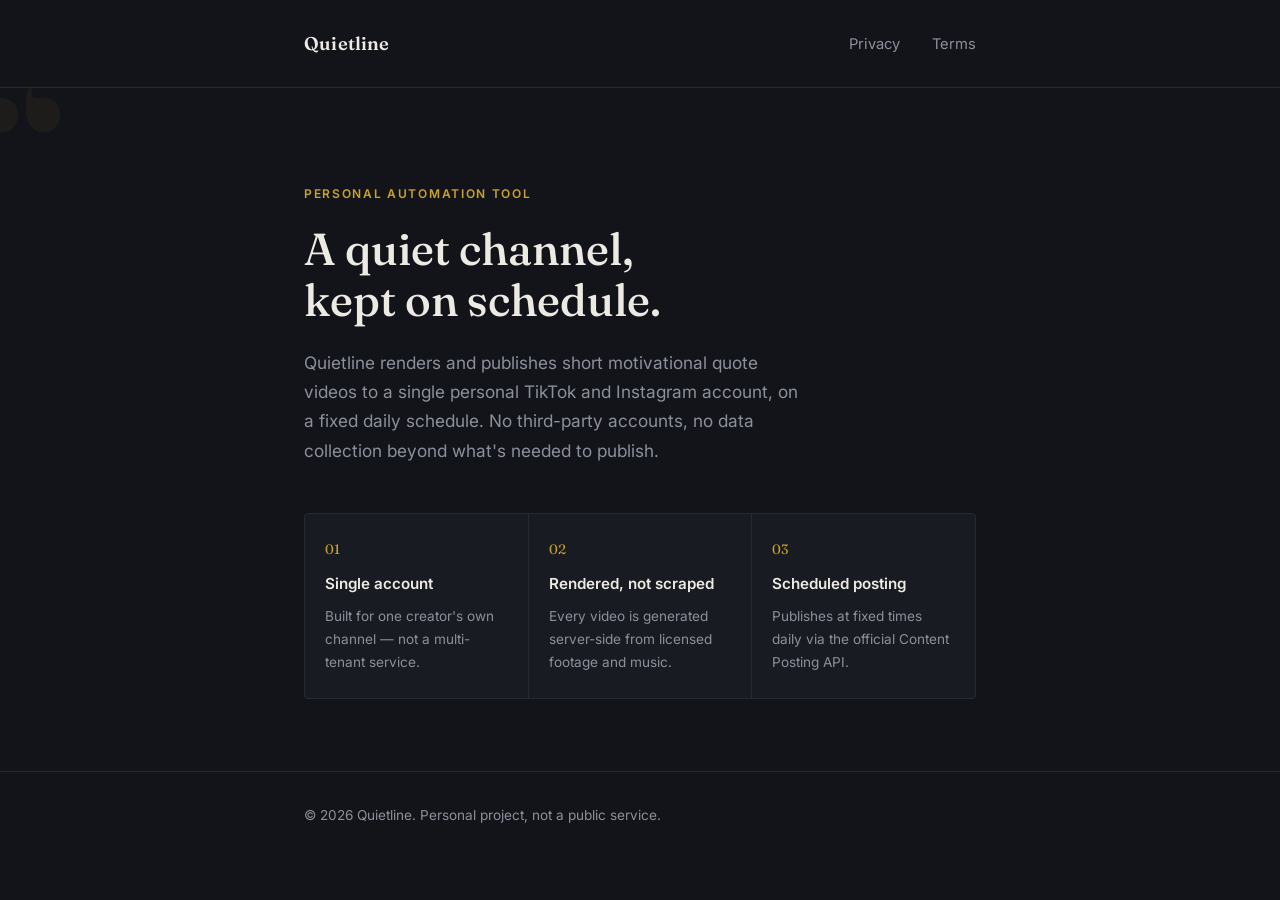
<file: index.html>
<!DOCTYPE html>
<html lang="en">
<head>
<meta charset="UTF-8">
<meta name="viewport" content="width=device-width, initial-scale=1.0">
<title>Quietline — Motivation Quote Poster</title>
<link rel="stylesheet" href="style.css">
</head>
<body>

<header class="site">
  <div class="wrap">
    <a href="index.html" class="brand">Quietline</a>
    <nav class="site">
      <a href="privacy.html">Privacy</a>
      <a href="terms.html">Terms</a>
    </nav>
  </div>
</header>

<section class="hero">
  <div class="mark">&ldquo;</div>
  <div class="wrap">
    <div class="eyebrow">Personal automation tool</div>
    <h1>A quiet channel, kept on schedule.</h1>
    <p class="lede">Quietline renders and publishes short motivational quote videos to a single personal TikTok and Instagram account, on a fixed daily schedule. No third-party accounts, no data collection beyond what's needed to publish.</p>

    <div class="pillars">
      <div class="pillar">
        <span class="num">01</span>
        <h3>Single account</h3>
        <p>Built for one creator's own channel — not a multi-tenant service.</p>
      </div>
      <div class="pillar">
        <span class="num">02</span>
        <h3>Rendered, not scraped</h3>
        <p>Every video is generated server-side from licensed footage and music.</p>
      </div>
      <div class="pillar">
        <span class="num">03</span>
        <h3>Scheduled posting</h3>
        <p>Publishes at fixed times daily via the official Content Posting API.</p>
      </div>
    </div>
  </div>
</section>

<footer class="site">
  <div class="wrap">
    &copy; 2026 Quietline. Personal project, not a public service.
  </div>
</footer>

</body>
</html>
</file>
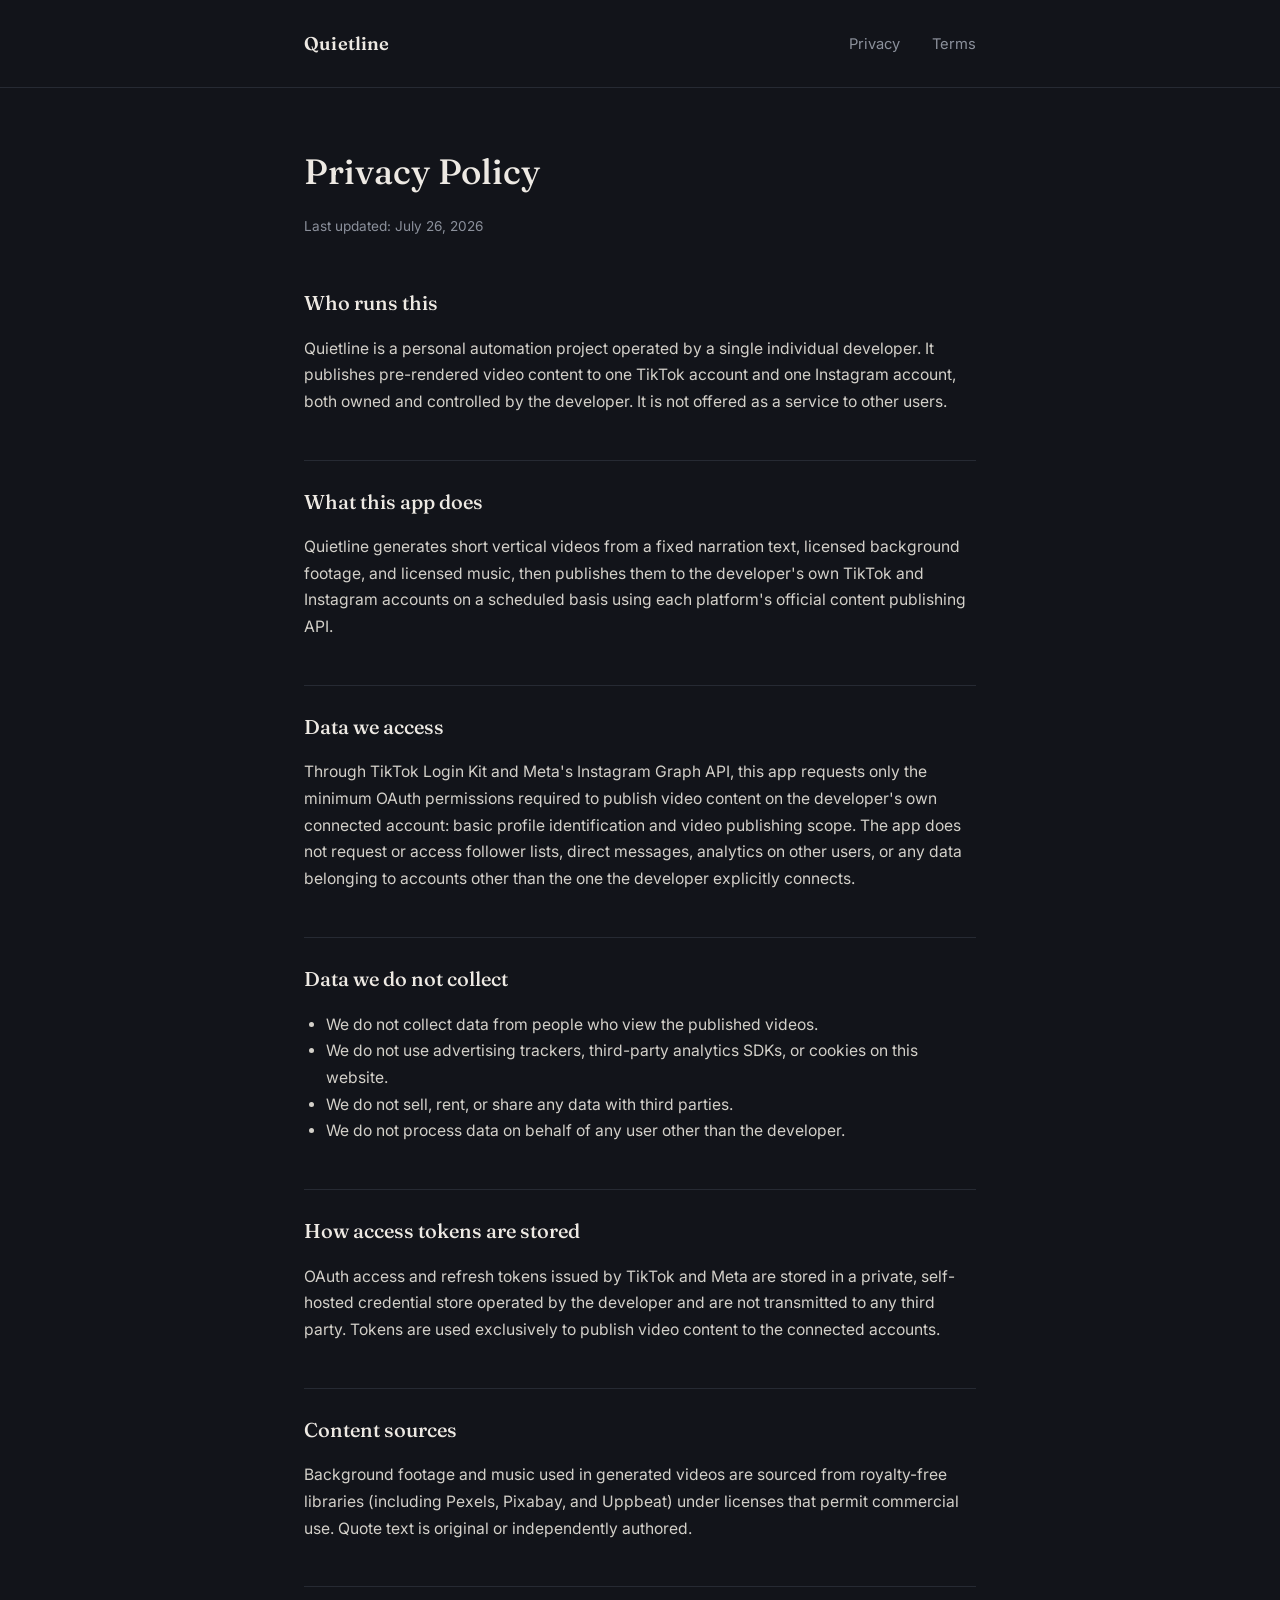
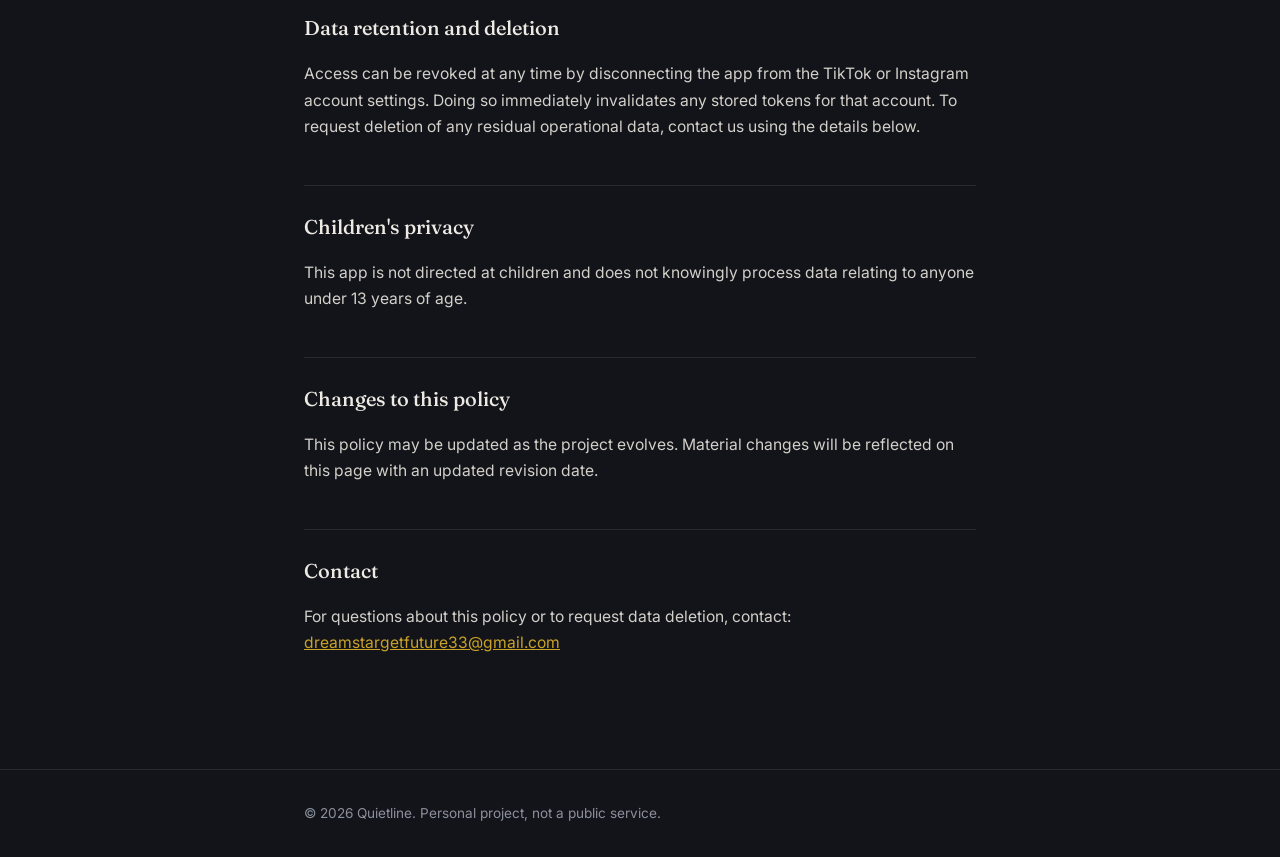
<file: privacy.html>
<!DOCTYPE html>
<html lang="en">
<head>
<meta charset="UTF-8">
<meta name="viewport" content="width=device-width, initial-scale=1.0">
<title>Privacy Policy — Quietline</title>
<link rel="stylesheet" href="style.css">
</head>
<body>

<header class="site">
  <div class="wrap">
    <a href="index.html" class="brand">Quietline</a>
    <nav class="site">
      <a href="privacy.html">Privacy</a>
      <a href="terms.html">Terms</a>
    </nav>
  </div>
</header>

<main class="legal">
  <div class="wrap">
    <h1>Privacy Policy</h1>
    <p class="updated">Last updated: July 26, 2026</p>

    <h2>Who runs this</h2>
    <p>Quietline is a personal automation project operated by a single individual developer. It publishes pre-rendered video content to one TikTok account and one Instagram account, both owned and controlled by the developer. It is not offered as a service to other users.</p>

    <h2>What this app does</h2>
    <p>Quietline generates short vertical videos from a fixed narration text, licensed background footage, and licensed music, then publishes them to the developer's own TikTok and Instagram accounts on a scheduled basis using each platform's official content publishing API.</p>

    <h2>Data we access</h2>
    <p>Through TikTok Login Kit and Meta's Instagram Graph API, this app requests only the minimum OAuth permissions required to publish video content on the developer's own connected account: basic profile identification and video publishing scope. The app does not request or access follower lists, direct messages, analytics on other users, or any data belonging to accounts other than the one the developer explicitly connects.</p>

    <h2>Data we do not collect</h2>
    <ul>
      <li>We do not collect data from people who view the published videos.</li>
      <li>We do not use advertising trackers, third-party analytics SDKs, or cookies on this website.</li>
      <li>We do not sell, rent, or share any data with third parties.</li>
      <li>We do not process data on behalf of any user other than the developer.</li>
    </ul>

    <h2>How access tokens are stored</h2>
    <p>OAuth access and refresh tokens issued by TikTok and Meta are stored in a private, self-hosted credential store operated by the developer and are not transmitted to any third party. Tokens are used exclusively to publish video content to the connected accounts.</p>

    <h2>Content sources</h2>
    <p>Background footage and music used in generated videos are sourced from royalty-free libraries (including Pexels, Pixabay, and Uppbeat) under licenses that permit commercial use. Quote text is original or independently authored.</p>

    <h2>Data retention and deletion</h2>
    <p>Access can be revoked at any time by disconnecting the app from the TikTok or Instagram account settings. Doing so immediately invalidates any stored tokens for that account. To request deletion of any residual operational data, contact us using the details below.</p>

    <h2>Children's privacy</h2>
    <p>This app is not directed at children and does not knowingly process data relating to anyone under 13 years of age.</p>

    <h2>Changes to this policy</h2>
    <p>This policy may be updated as the project evolves. Material changes will be reflected on this page with an updated revision date.</p>

    <h2>Contact</h2>
    <p>For questions about this policy or to request data deletion, contact: <a href="mailto:dreamstargetfuture33@gmail.com">dreamstargetfuture33@gmail.com</a></p>
  </div>
</main>

<footer class="site">
  <div class="wrap">
    &copy; 2026 Quietline. Personal project, not a public service.
  </div>
</footer>

</body>
</html>
</file>
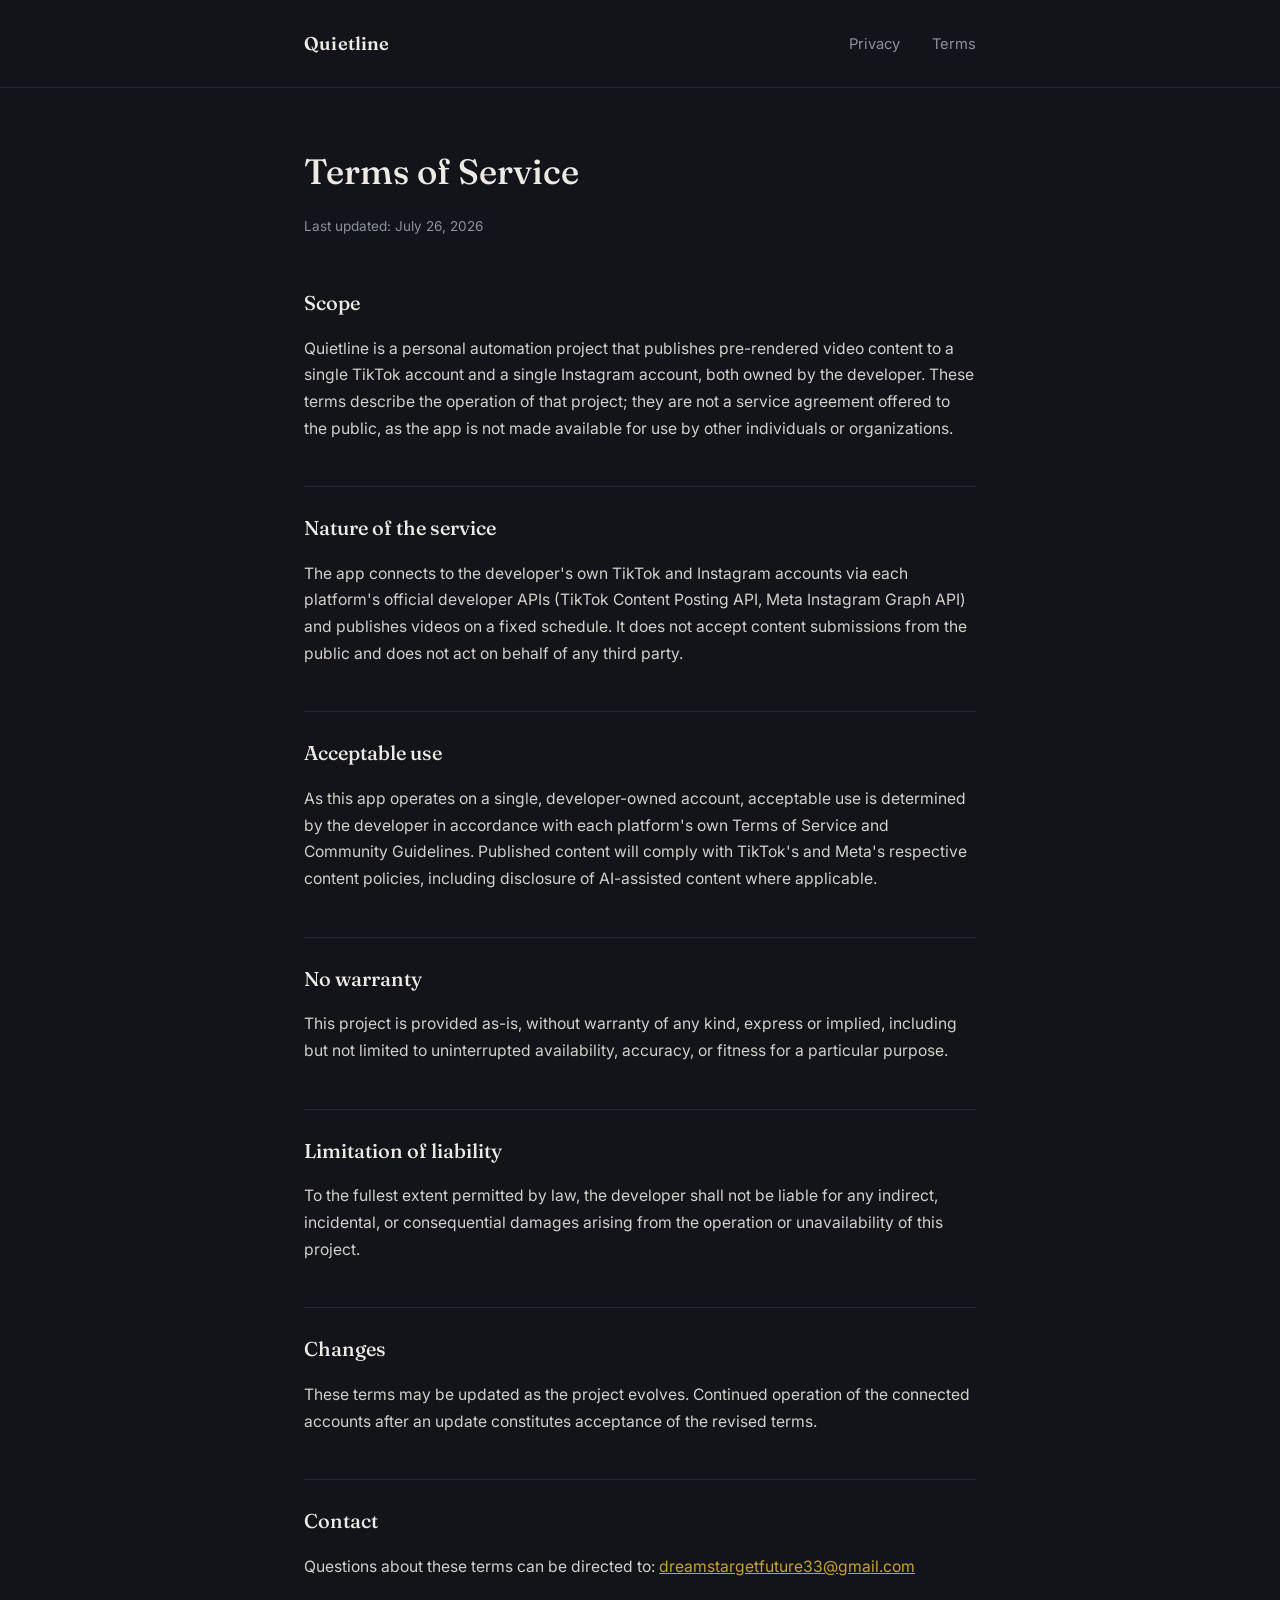
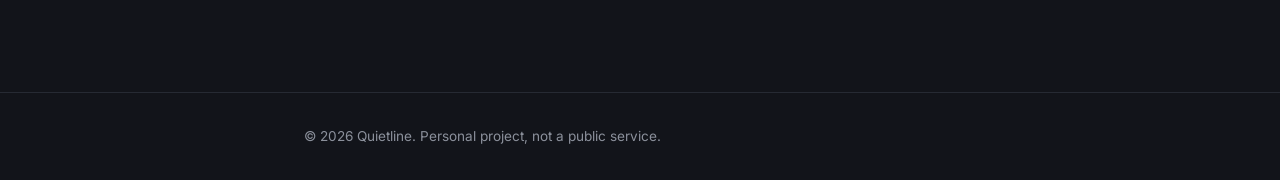
<file: terms.html>
<!DOCTYPE html>
<html lang="en">
<head>
<meta charset="UTF-8">
<meta name="viewport" content="width=device-width, initial-scale=1.0">
<title>Terms of Service — Quietline</title>
<link rel="stylesheet" href="style.css">
</head>
<body>

<header class="site">
  <div class="wrap">
    <a href="index.html" class="brand">Quietline</a>
    <nav class="site">
      <a href="privacy.html">Privacy</a>
      <a href="terms.html">Terms</a>
    </nav>
  </div>
</header>

<main class="legal">
  <div class="wrap">
    <h1>Terms of Service</h1>
    <p class="updated">Last updated: July 26, 2026</p>

    <h2>Scope</h2>
    <p>Quietline is a personal automation project that publishes pre-rendered video content to a single TikTok account and a single Instagram account, both owned by the developer. These terms describe the operation of that project; they are not a service agreement offered to the public, as the app is not made available for use by other individuals or organizations.</p>

    <h2>Nature of the service</h2>
    <p>The app connects to the developer's own TikTok and Instagram accounts via each platform's official developer APIs (TikTok Content Posting API, Meta Instagram Graph API) and publishes videos on a fixed schedule. It does not accept content submissions from the public and does not act on behalf of any third party.</p>

    <h2>Acceptable use</h2>
    <p>As this app operates on a single, developer-owned account, acceptable use is determined by the developer in accordance with each platform's own Terms of Service and Community Guidelines. Published content will comply with TikTok's and Meta's respective content policies, including disclosure of AI-assisted content where applicable.</p>

    <h2>No warranty</h2>
    <p>This project is provided as-is, without warranty of any kind, express or implied, including but not limited to uninterrupted availability, accuracy, or fitness for a particular purpose.</p>

    <h2>Limitation of liability</h2>
    <p>To the fullest extent permitted by law, the developer shall not be liable for any indirect, incidental, or consequential damages arising from the operation or unavailability of this project.</p>

    <h2>Changes</h2>
    <p>These terms may be updated as the project evolves. Continued operation of the connected accounts after an update constitutes acceptance of the revised terms.</p>

    <h2>Contact</h2>
    <p>Questions about these terms can be directed to: <a href="mailto:dreamstargetfuture33@gmail.com">dreamstargetfuture33@gmail.com</a></p>
  </div>
</main>

<footer class="site">
  <div class="wrap">
    &copy; 2026 Quietline. Personal project, not a public service.
  </div>
</footer>

</body>
</html>
</file>
<file: style.css>
@import url('https://fonts.googleapis.com/css2?family=Fraunces:opsz,wght@9..144,400;9..144,500;9..144,600&family=Inter:wght@400;500;600&display=swap');

:root {
  --bg: #12141a;
  --bg-raised: #181b22;
  --text: #ede9e3;
  --text-dim: #8b909b;
  --accent: #c9a227;
  --line: #262a33;
}

* { box-sizing: border-box; }

html { scroll-behavior: smooth; }

body {
  margin: 0;
  background: var(--bg);
  color: var(--text);
  font-family: 'Inter', -apple-system, sans-serif;
  line-height: 1.7;
  font-size: 16px;
}

.wrap {
  max-width: 720px;
  margin: 0 auto;
  padding: 0 24px;
}

header.site {
  border-bottom: 1px solid var(--line);
  padding: 28px 0;
}

header.site .wrap {
  display: flex;
  align-items: center;
  justify-content: space-between;
}

.brand {
  font-family: 'Fraunces', serif;
  font-weight: 600;
  font-size: 1.15rem;
  color: var(--text);
  text-decoration: none;
  letter-spacing: 0.01em;
}

nav.site a {
  color: var(--text-dim);
  text-decoration: none;
  font-size: 0.92rem;
  margin-left: 28px;
  transition: color 0.15s ease;
}

nav.site a:hover, nav.site a:focus-visible { color: var(--accent); }

.hero {
  position: relative;
  padding: 96px 0 72px;
  overflow: hidden;
}

.hero .mark {
  position: absolute;
  top: -60px;
  left: -20px;
  font-family: 'Fraunces', serif;
  font-size: 320px;
  color: var(--accent);
  opacity: 0.06;
  line-height: 1;
  pointer-events: none;
  user-select: none;
}

.eyebrow {
  color: var(--accent);
  text-transform: uppercase;
  letter-spacing: 0.14em;
  font-size: 0.75rem;
  font-weight: 600;
  margin-bottom: 18px;
}

h1 {
  font-family: 'Fraunces', serif;
  font-weight: 500;
  font-size: clamp(2rem, 5vw, 2.8rem);
  line-height: 1.15;
  margin: 0 0 22px;
  max-width: 14ch;
}

.lede {
  color: var(--text-dim);
  font-size: 1.08rem;
  max-width: 46ch;
  margin: 0 0 36px;
}

.pillars {
  display: grid;
  grid-template-columns: repeat(3, 1fr);
  gap: 1px;
  background: var(--line);
  border: 1px solid var(--line);
  border-radius: 4px;
  overflow: hidden;
  margin-top: 48px;
}

.pillar {
  background: var(--bg-raised);
  padding: 24px 20px;
}

.pillar .num {
  font-family: 'Fraunces', serif;
  color: var(--accent);
  font-size: 0.85rem;
  margin-bottom: 10px;
  display: block;
}

.pillar h3 {
  font-size: 0.95rem;
  font-weight: 600;
  margin: 0 0 8px;
}

.pillar p {
  color: var(--text-dim);
  font-size: 0.85rem;
  margin: 0;
}

main.legal {
  padding: 64px 0 96px;
}

main.legal h1 {
  max-width: none;
  font-size: clamp(1.7rem, 4vw, 2.2rem);
}

main.legal .updated {
  color: var(--text-dim);
  font-size: 0.85rem;
  margin-bottom: 48px;
}

main.legal h2 {
  font-family: 'Fraunces', serif;
  font-weight: 500;
  font-size: 1.25rem;
  margin: 44px 0 14px;
  padding-top: 4px;
  border-top: 1px solid var(--line);
  padding-top: 24px;
}

main.legal h2:first-of-type { border-top: none; padding-top: 0; }

main.legal p, main.legal li {
  color: #d3d0c9;
  font-size: 0.98rem;
}

main.legal ul { padding-left: 22px; }

main.legal a { color: var(--accent); }

footer.site {
  border-top: 1px solid var(--line);
  padding: 32px 0;
  color: var(--text-dim);
  font-size: 0.85rem;
}

@media (max-width: 640px) {
  .pillars { grid-template-columns: 1fr; }
  .hero .mark { font-size: 200px; top: -30px; }
}
</file>
